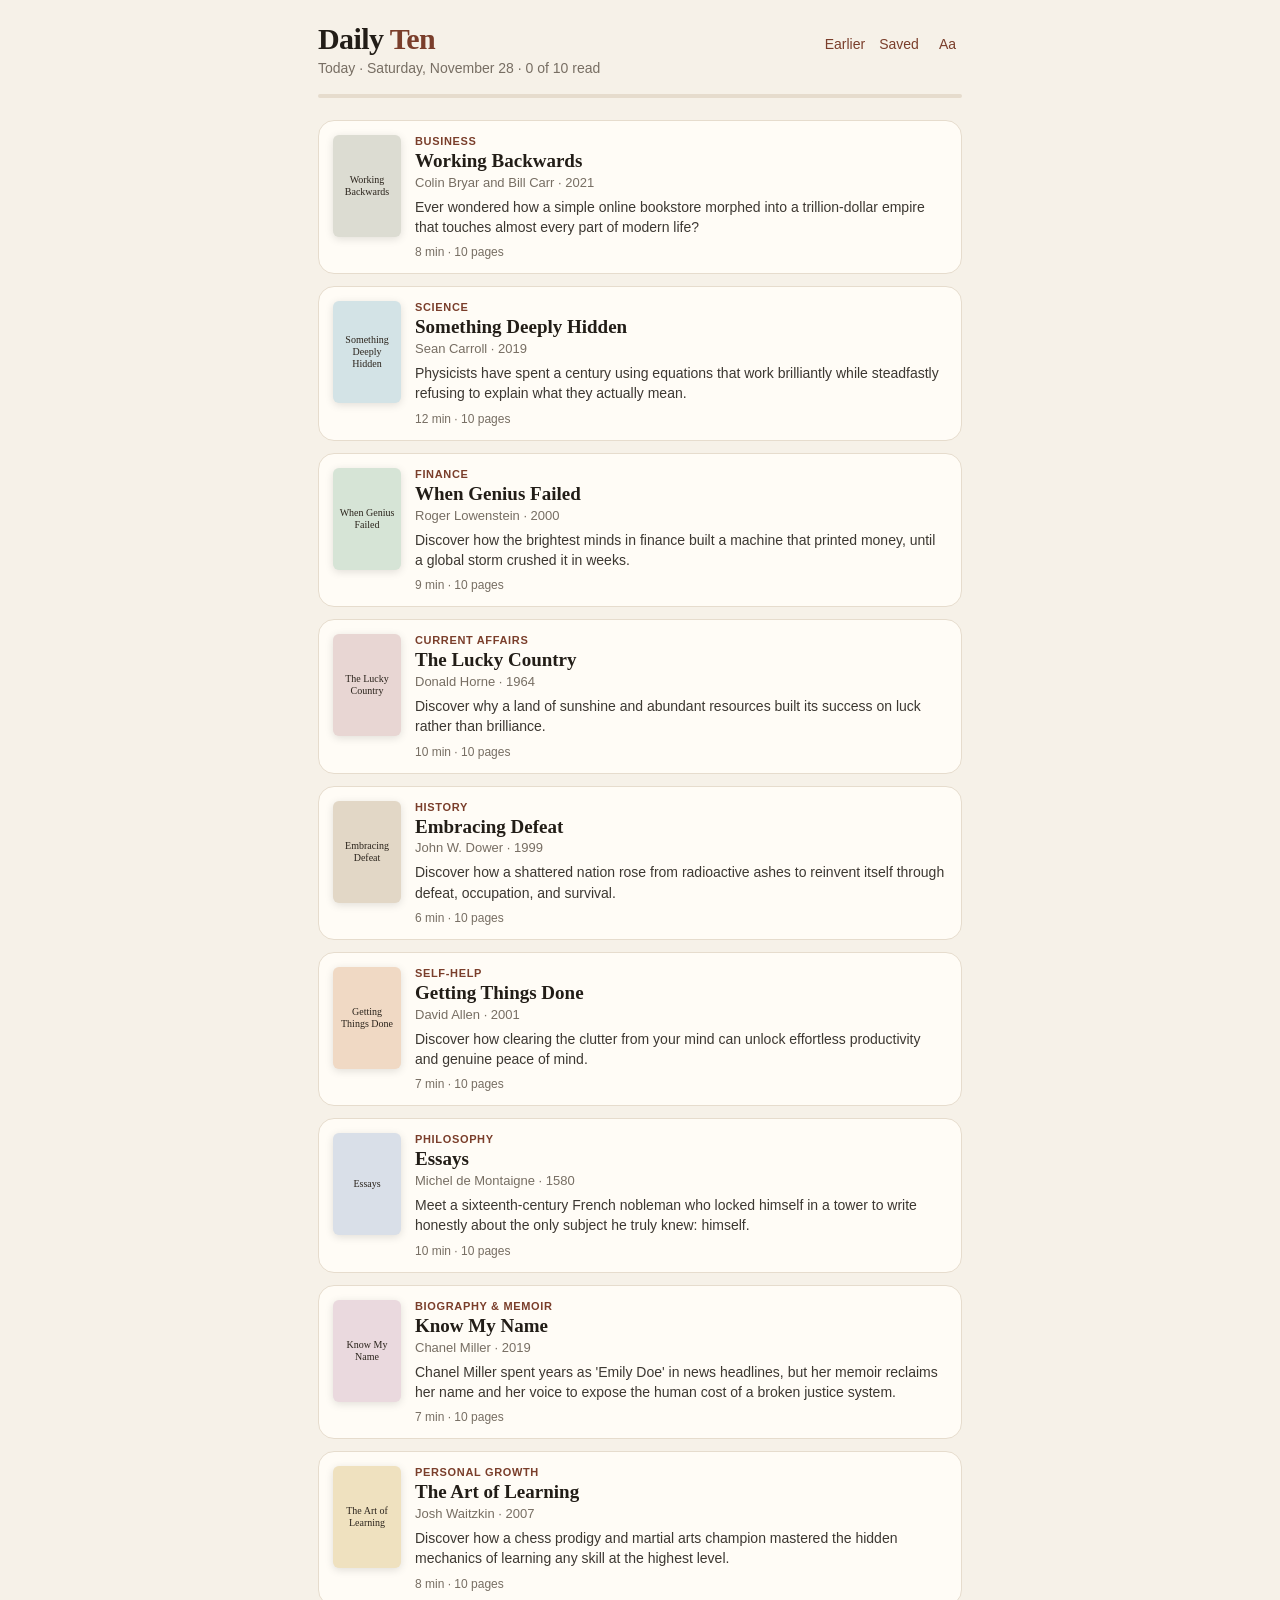
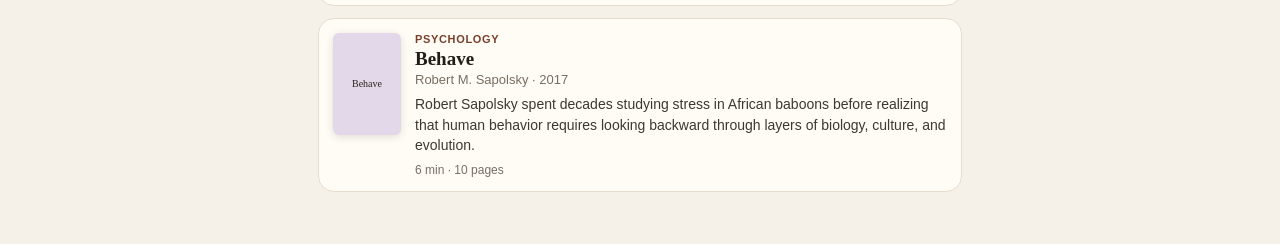
<file: app/index.html>
<!doctype html>
<html lang="en">
<head>
  <meta charset="utf-8">
  <meta name="viewport" content="width=device-width, initial-scale=1, viewport-fit=cover">
  <meta name="theme-color" content="#f6f1e8">
  <script>
    // Apply saved theme, typeface and size before first paint
    try { const p = JSON.parse(localStorage.getItem("dt:prefs") || "{}"), r = document.documentElement;
      r.dataset.theme = p.theme || "auto"; r.dataset.font = p.font || "serif"; r.style.setProperty("--scale", p.size || 1); } catch {}
  </script>
  <meta name="apple-mobile-web-app-capable" content="yes">
  <meta name="apple-mobile-web-app-status-bar-style" content="default">
  <meta name="apple-mobile-web-app-title" content="Daily Ten">
  <title>Daily Ten</title>
  <link rel="manifest" href="manifest.webmanifest">
  <link rel="icon" href="icon.svg" type="image/svg+xml">
  <link rel="apple-touch-icon" href="icon-180.png">
  <link rel="stylesheet" href="style.css">
</head>
<body>
  <main id="view"></main>
  <script src="app.js"></script>
</body>
</html>
</file>
<file: app/style.css>
:root {
  --bg: #f6f1e8;
  --card: #fffcf6;
  --ink: #221d17;
  --muted: #776e63;
  --line: #e6dccd;
  --chip: #efe5d5;
  --accent: #7a3e2b;
  --serif: "New York", "Iowan Old Style", Georgia, serif;
  --sans: -apple-system, BlinkMacSystemFont, "Segoe UI", Roboto, sans-serif;
  --read: var(--serif);
  --scale: 1;
  --top: env(safe-area-inset-top);
  --bottom: env(safe-area-inset-bottom);
  color-scheme: light;
}
@media (prefers-color-scheme: dark) {
  :root:not([data-theme=light]) {
    --bg: #17150f; --card: #211e18; --ink: #ede6da; --muted: #a39a8c;
    --line: #322d25; --chip: #2c2820; --accent: #e0a184; color-scheme: dark;
  }
}
:root[data-theme=dark] {
  --bg: #17150f; --card: #211e18; --ink: #ede6da; --muted: #a39a8c;
  --line: #322d25; --chip: #2c2820; --accent: #e0a184; color-scheme: dark;
}
/* Reading typefaces: all ship with iOS/macOS, with Georgia as the fallback elsewhere */
:root[data-font=charter], .f-charter { --read: Charter, "Bitstream Charter", "Sitka Text", Georgia, serif; }
:root[data-font=palatino], .f-palatino { --read: Palatino, "Palatino Linotype", "Book Antiqua", Georgia, serif; }
:root[data-font=sans], .f-sans { --read: var(--sans); }
.f-serif { --read: var(--serif); }
* { box-sizing: border-box; margin: 0; }
html, body { background: var(--bg); color: var(--ink); font-family: var(--sans); -webkit-font-smoothing: antialiased; }
button { font: inherit; color: inherit; background: none; border: 0; cursor: pointer; }
a { color: inherit; }

/* Home */
.home { max-width: 680px; margin: 0 auto; padding: calc(var(--top) + 22px) 18px calc(var(--bottom) + 40px); }
.masthead { display: flex; align-items: baseline; justify-content: space-between; margin-bottom: 4px; }
.brand { font-family: var(--serif); font-size: 30px; font-weight: 600; letter-spacing: -0.02em; }
.brand span { color: var(--accent); }
.links { display: flex; gap: 14px; align-items: baseline; }
.archive-btn { text-decoration: none; font-size: 14px; color: var(--accent); font-weight: 500; }
.dateline { color: var(--muted); font-size: 14px; margin-bottom: 18px; }
.progress-line { height: 4px; background: var(--line); border-radius: 4px; margin-bottom: 22px; overflow: hidden; }
.progress-line i { display: block; height: 100%; background: var(--accent); border-radius: 4px; transition: width .3s; }

.book {
  display: flex; gap: 14px; padding: 14px; margin-bottom: 12px; background: var(--card);
  border: 1px solid var(--line); border-radius: 16px; text-decoration: none; position: relative;
}
.cover {
  flex: none; width: 68px; height: 102px; border-radius: 6px; overflow: hidden; position: relative;
  background: var(--tint, var(--chip)); box-shadow: 0 2px 8px rgba(0,0,0,.12);
  display: flex; align-items: center; justify-content: center; padding: 6px; text-align: center;
  font-family: var(--serif); font-size: 10px; line-height: 1.2; color: #2b241c;
}
.cover img { position: absolute; inset: 0; width: 100%; height: 100%; object-fit: cover; }
.book .info { min-width: 0; flex: 1; }
.genre { font-size: 11px; font-weight: 600; letter-spacing: .06em; text-transform: uppercase; color: var(--accent); }
.book h2 { font-family: var(--serif); font-size: 19px; line-height: 1.2; margin: 3px 0 2px; }
.author { font-size: 13px; color: var(--muted); }
.hook { font-size: 14px; line-height: 1.45; margin-top: 7px; color: var(--ink); opacity: .88;
  display: -webkit-box; -webkit-line-clamp: 3; -webkit-box-orient: vertical; overflow: hidden; }
.book .status { font-size: 12px; color: var(--muted); margin-top: 8px; font-variant-numeric: tabular-nums; }
.book.done { opacity: .62; }
.book.done .status { color: var(--accent); font-weight: 600; }
.empty { text-align: center; padding: 60px 10px; color: var(--muted); line-height: 1.6; }
.empty h2 { font-family: var(--serif); color: var(--ink); margin-bottom: 8px; }

.archive h3 { font-family: var(--serif); font-size: 18px; margin: 22px 0 8px; }
.archive a { display: block; padding: 9px 0; border-bottom: 1px solid var(--line); text-decoration: none; font-size: 15px; }
.archive a small { color: var(--muted); margin-left: 6px; }

/* Reader */
.reader { position: fixed; inset: 0; display: flex; flex-direction: column; background: var(--bg); }
.rbar {
  flex: none; display: flex; align-items: center; gap: 10px;
  padding: calc(var(--top) + 8px) 12px 8px; border-bottom: 1px solid var(--line);
}
.rbar .back { font-size: 26px; line-height: 1; padding: 2px 8px; color: var(--accent); }
.rbar .rtitle { flex: 1; min-width: 0; font-family: var(--serif); font-size: 16px; font-weight: 600; white-space: nowrap; overflow: hidden; text-overflow: ellipsis; }
.rbar .pno { font-size: 13px; color: var(--muted); font-variant-numeric: tabular-nums; }
.dots { flex: none; display: flex; gap: 4px; padding: 8px 16px 0; }
.dots i { flex: 1; height: 3px; border-radius: 3px; background: var(--line); transition: background .2s; }
.dots i.on { background: var(--accent); }

.pages {
  flex: 1; display: flex; overflow-x: auto; overflow-y: hidden; scroll-snap-type: x mandatory;
  scrollbar-width: none; overscroll-behavior-x: contain;
}
.pages::-webkit-scrollbar { display: none; }
.page { flex: none; width: 100%; height: 100%; scroll-snap-align: start; scroll-snap-stop: always; overflow-y: auto; -webkit-overflow-scrolling: touch; }
.page .in { max-width: 640px; margin: 0 auto; padding: 26px 22px calc(var(--bottom) + 48px); }
.page .num { font-size: 12px; letter-spacing: .08em; text-transform: uppercase; color: var(--accent); font-weight: 600; }
.page h2 { font-family: var(--read); font-size: calc(27px * var(--scale)); line-height: 1.18; letter-spacing: -0.01em; margin: 6px 0 18px; }
.page p { font-family: var(--read); font-size: calc(18.5px * var(--scale)); line-height: 1.62; margin-bottom: 16px; }
.page p strong { font-weight: 700; }
.takeaway {
  margin-top: 22px; padding: 14px 16px; border-left: 3px solid var(--accent); background: var(--card);
  border-radius: 0 10px 10px 0; font-size: calc(15.5px * var(--scale)); line-height: 1.5;
}
.takeaway b { display: block; font-size: 11px; letter-spacing: .08em; text-transform: uppercase; color: var(--accent); margin-bottom: 4px; }
.swipe-hint { margin-top: 28px; font-size: 13px; color: var(--muted); text-align: center; }

.title-page .in { text-align: center; padding-top: 34px; }
.title-page .big-cover { width: 150px; height: 225px; margin: 0 auto 22px; font-size: 15px; padding: 14px; }
.title-page h1 { font-family: var(--read); font-size: 32px; line-height: 1.15; letter-spacing: -0.02em; }
.title-page .by { color: var(--muted); margin: 8px 0 18px; font-size: 15px; }
.title-page .hook-big { font-family: var(--read); font-size: calc(20px * var(--scale)); line-height: 1.5; text-align: left; }
.title-page .meta { display: flex; gap: 8px; justify-content: center; flex-wrap: wrap; margin: 18px 0; }
.chip { font-size: 12.5px; padding: 5px 11px; border-radius: 999px; background: var(--chip); color: var(--muted); }
.title-page .for { font-size: 15px; color: var(--muted); line-height: 1.5; text-align: left; margin-top: 10px; }

.end-page h3 { font-family: var(--read); font-size: 19px; margin: 24px 0 10px; }
.end-page ul { padding-left: 20px; }
.end-page li { font-family: var(--read); font-size: calc(17px * var(--scale)); line-height: 1.55; margin-bottom: 8px; }
.end-page .verdict { font-family: var(--read); font-size: calc(17.5px * var(--scale)); line-height: 1.6; }
.actions { display: flex; flex-direction: column; gap: 10px; margin-top: 30px; }
.btn { display: block; text-align: center; padding: 14px; border-radius: 12px; font-weight: 600; font-size: 15px; text-decoration: none; }
.btn.primary { background: var(--accent); color: var(--bg); }
.btn.ghost { border: 1px solid var(--line); }

/* Reader bar buttons */
.rbar .ibtn { padding: 4px 6px; color: var(--accent); display: flex; align-items: center; font-weight: 600; font-size: 15px; }
.rbar .ibtn svg { width: 20px; height: 20px; }
.rbar .bm.on svg { fill: currentColor; }

/* Settings sheet */
.sheet-wrap { position: fixed; inset: 0; z-index: 40; background: rgba(0,0,0,.35); display: flex; align-items: flex-end; justify-content: center; }
.sheet {
  width: 100%; max-width: 560px; background: var(--card); color: var(--ink); border-radius: 18px 18px 0 0;
  padding: 18px 18px calc(var(--bottom) + 18px); display: flex; flex-direction: column; gap: 16px;
}
.sheet .row { display: flex; align-items: center; justify-content: space-between; gap: 12px; }
.sheet .row.col { flex-direction: column; align-items: stretch; gap: 8px; }
.sheet .row > span { font-size: 13px; font-weight: 600; color: var(--muted); text-transform: uppercase; letter-spacing: .06em; }
.seg { display: flex; align-items: center; gap: 6px; }
.seg button { flex: 1; padding: 10px 6px; white-space: nowrap; border-radius: 10px; background: var(--chip); font-size: 15px; }
.seg button.on { background: var(--accent); color: var(--bg); }
.seg output { min-width: 52px; text-align: center; font-variant-numeric: tabular-nums; color: var(--muted); }
.seg .f-serif, .seg .f-charter, .seg .f-palatino, .seg .f-sans { font-family: var(--read); font-size: 16px; }
.preview { font-family: var(--read); font-size: calc(18.5px * var(--scale)); line-height: 1.5; padding: 4px 2px; }

/* Bookmarks list */
.saved a.item { display: flex; gap: 12px; align-items: flex-start; padding: 12px 0; border-bottom: 1px solid var(--line); text-decoration: none; }
.saved .item div { flex: 1; min-width: 0; }
.saved .item b { display: block; font-family: var(--serif); font-size: 17px; }
.saved .item small { color: var(--muted); font-size: 13px; }
.saved .item .pt { font-size: 14.5px; margin-top: 2px; }
.saved .rm { color: var(--muted); font-size: 22px; line-height: 1; padding: 0 4px; }

/* Dictionary card */
.dict {
  position: fixed; left: 12px; right: 12px; bottom: calc(var(--bottom) + 12px); z-index: 30; max-width: 560px; margin: 0 auto;
  background: var(--card); border: 1px solid var(--line); border-radius: 14px; padding: 14px 16px; max-height: 40vh; overflow-y: auto;
  box-shadow: 0 8px 30px rgba(0,0,0,.18); font-size: 15px; line-height: 1.45;
}
.dict .w { font-family: var(--serif); font-size: 20px; font-weight: 600; }
.dict .ph { color: var(--muted); margin-left: 6px; }
.dict .pos { font-style: italic; color: var(--accent); margin-top: 8px; font-size: 13.5px; }
.dict ol { padding-left: 20px; margin-top: 2px; }
.dict .muted { color: var(--muted); margin-top: 6px; }
.dict .x { position: absolute; top: 8px; right: 10px; font-size: 22px; color: var(--muted); }

/* Finish celebration */
.confetti { position: fixed; inset: 0; width: 100%; height: 100%; pointer-events: none; z-index: 60; }
.cheer {
  text-align: center; padding: 18px 14px; margin-bottom: 18px; border-radius: 14px; background: var(--chip);
  animation: pop .5s cubic-bezier(.2,1.4,.4,1);
}
.cheer b { display: block; font-family: var(--serif); font-size: 24px; color: var(--accent); margin-bottom: 4px; }
.cheer span { font-size: 14.5px; color: var(--muted); }
@keyframes pop { from { transform: scale(.85); opacity: 0; } to { transform: none; opacity: 1; } }
@media (prefers-reduced-motion: reduce) { .cheer { animation: none; } }

/* Listen */
.player {
  position: fixed; left: 0; right: 0; bottom: 0; z-index: 25; display: flex; flex-wrap: wrap; align-items: center; gap: 6px;
  padding: 10px 12px calc(var(--bottom) + 10px); background: var(--card); border-top: 1px solid var(--line);
  box-shadow: 0 -6px 20px rgba(0,0,0,.08);
}
.player button { flex: none; display: flex; align-items: center; justify-content: center; color: var(--accent); min-width: 36px; height: 38px; border-radius: 10px; }
.player svg { width: 22px; height: 22px; }
.player .play { width: 48px; height: 48px; border-radius: 50%; background: var(--accent); color: var(--bg); }
.player .rate { font-weight: 600; font-size: 14px; font-variant-numeric: tabular-nums; background: var(--chip); padding: 0 8px; }
.player .x { color: var(--muted); font-size: 24px; }
.listening .page .in { padding-bottom: calc(var(--bottom) + 130px); }
.listening .dict { bottom: calc(var(--bottom) + 84px); }
.player { justify-content: center; gap: 10px; }
.player .track { flex-basis: 100%; display: flex; align-items: center; gap: 8px; }
.player .track input { flex: 1; accent-color: var(--accent); height: 28px; }
.player .t { font-size: 12px; color: var(--muted); font-variant-numeric: tabular-nums; min-width: 38px; }
.player .t:last-child { text-align: right; }
.player .rate { margin-right: auto; }
.player .x { margin-left: auto; }
.ibtn[hidden] { display: none; }
</file>
